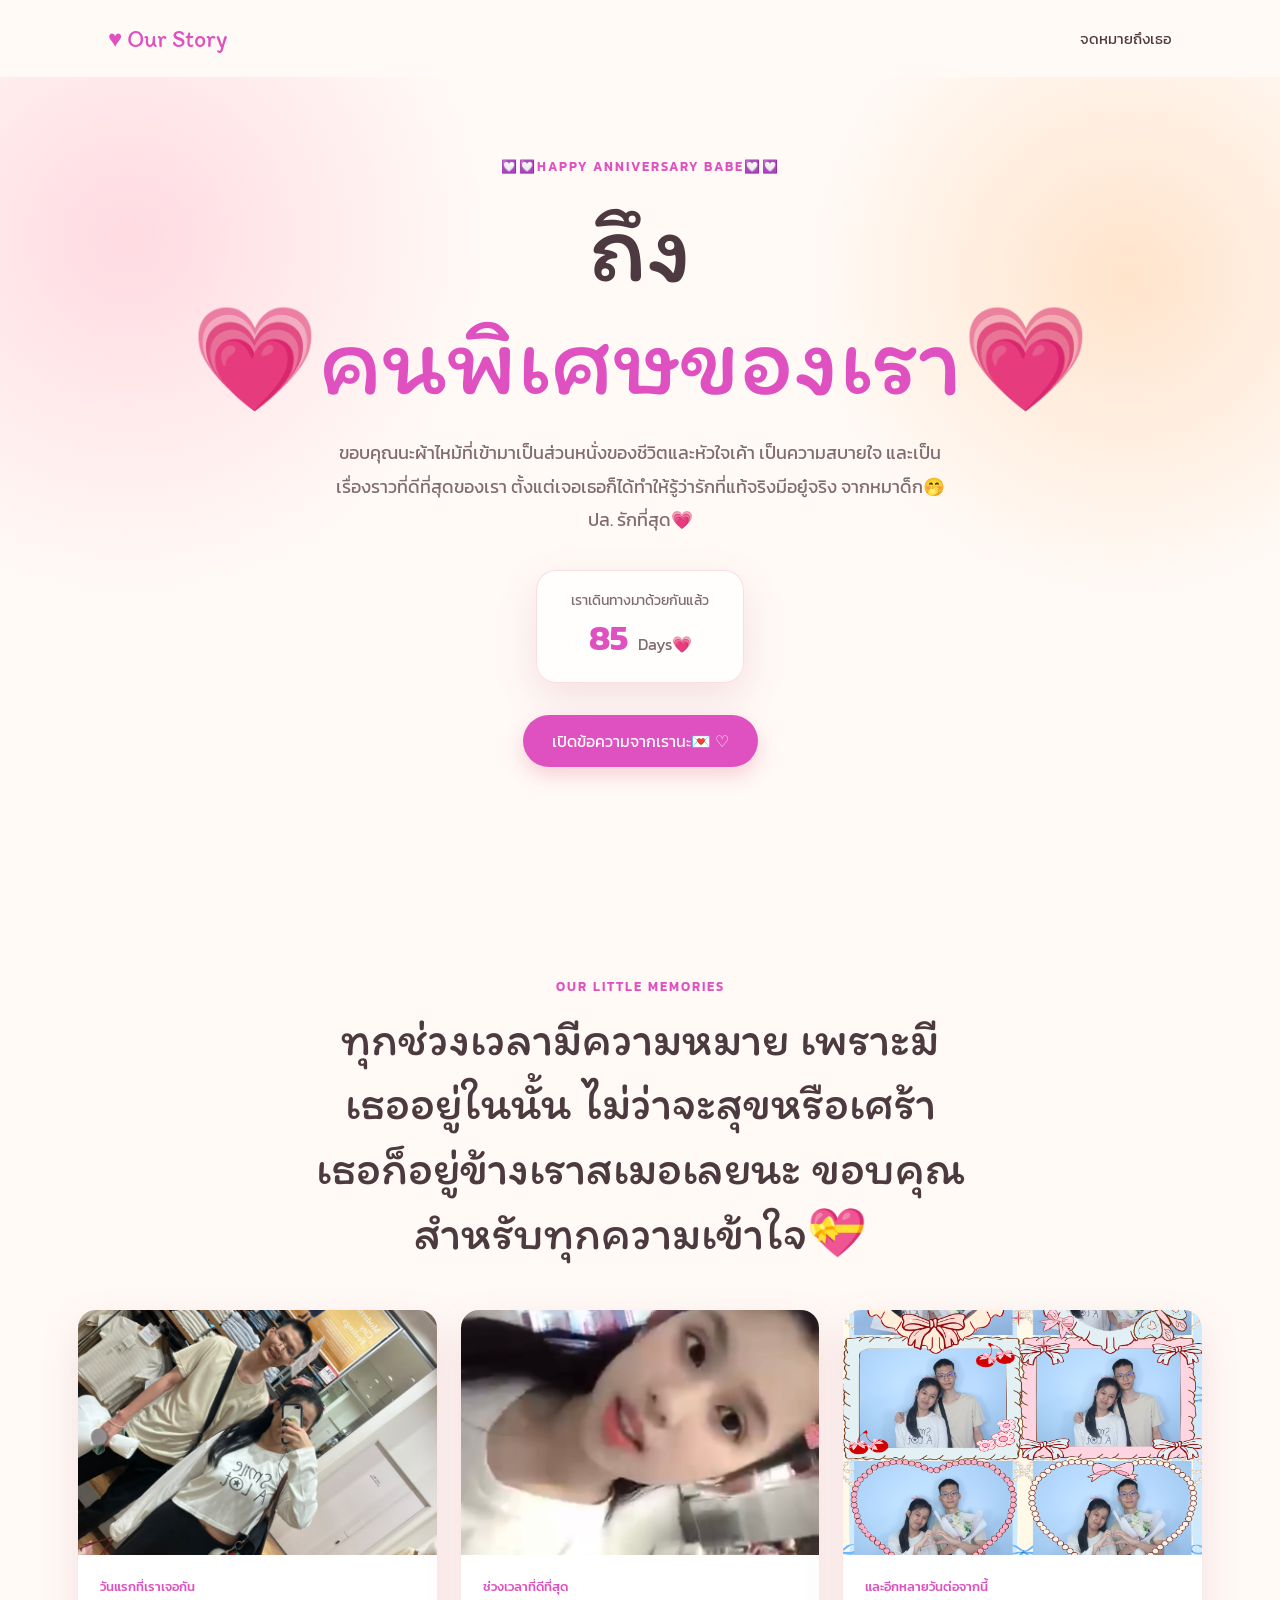
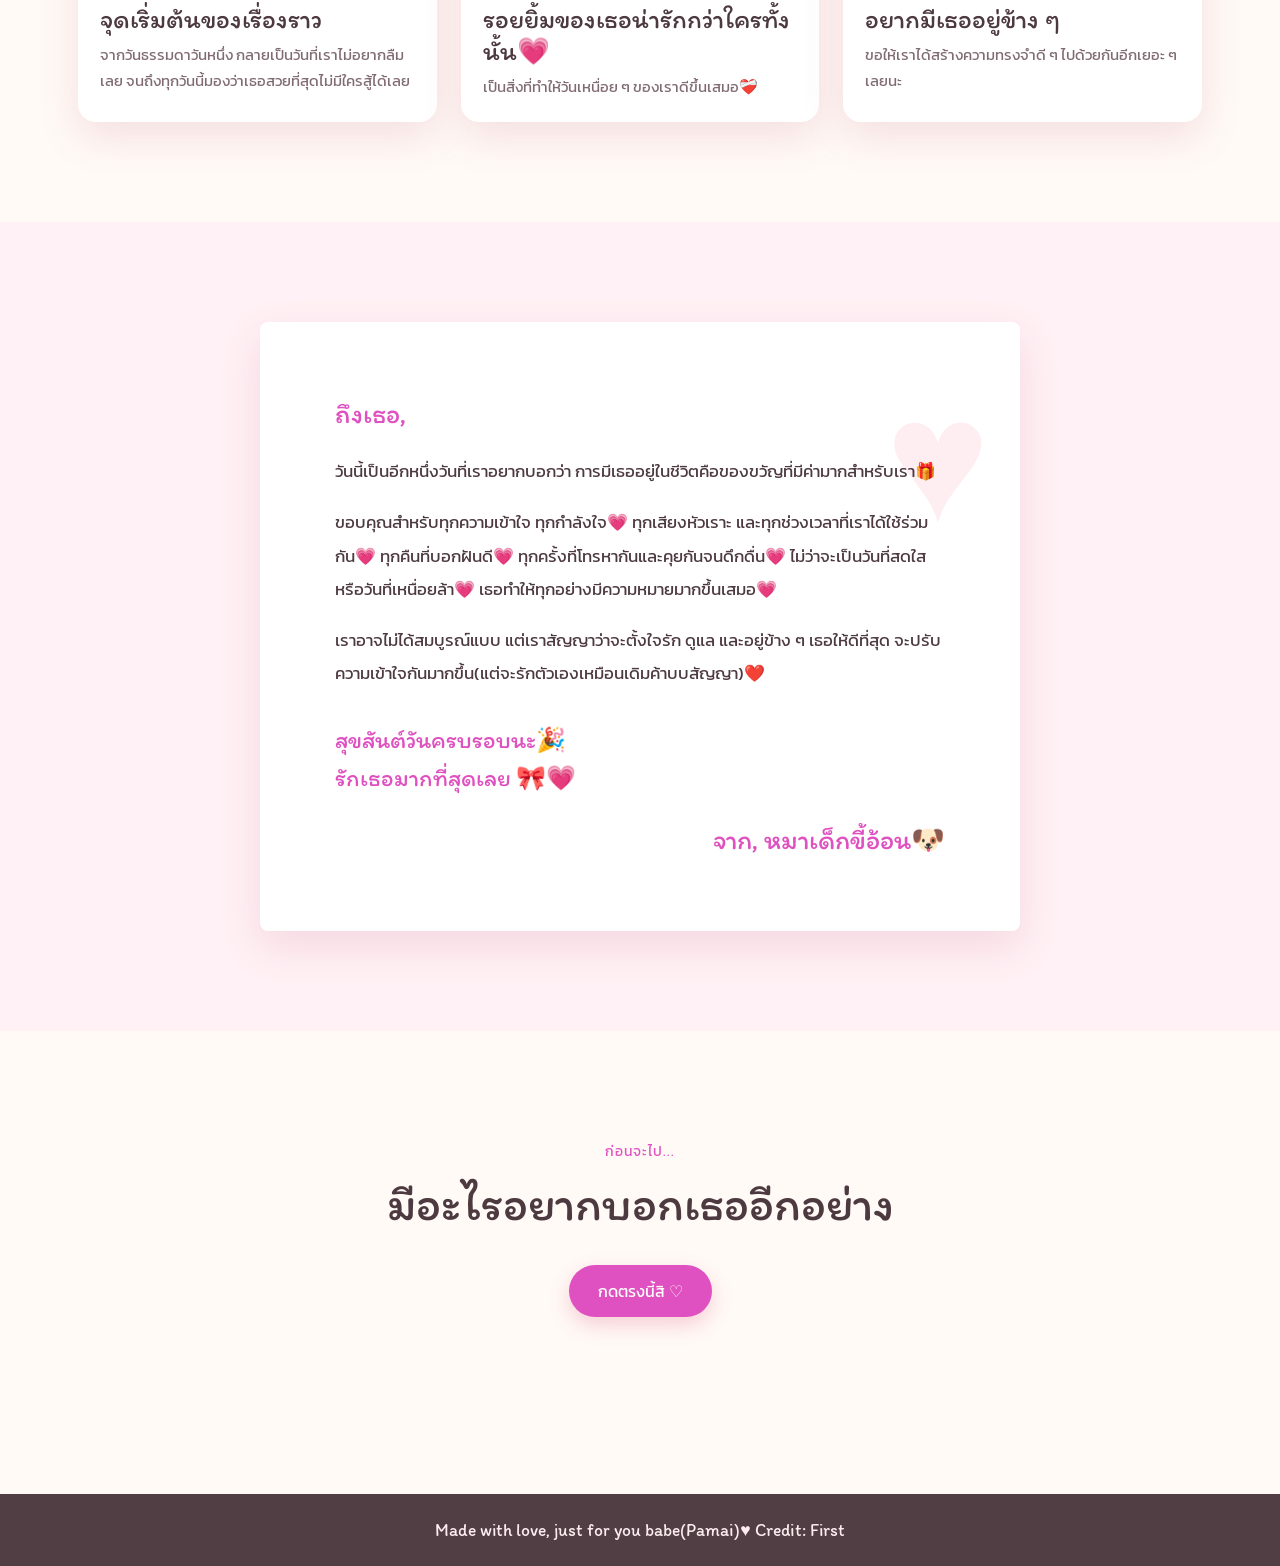
<file: index.html>
<!DOCTYPE html>
<html lang="th">
<head>
  <meta charset="UTF-8">
  <meta name="viewport" content="width=device-width, initial-scale=1.0">
  <title>For My Favorite Person</title>
  <link rel="preconnect" href="https://fonts.googleapis.com">
  <link rel="preconnect" href="https://fonts.gstatic.com" crossorigin>
  <link href="https://fonts.googleapis.com/css2?family=Itim&family=Kanit:wght@300;400;500;600;700&display=swap" rel="stylesheet">
  <link rel="stylesheet" href="style.css">
</head>

<body>
  <div class="hearts-container" id="heartsContainer"></div>

  <nav class="navbar">
    <a href="#home" class="logo">♥ Our Story</a>
    <a href="#letter" class="nav-link">จดหมายถึงเธอ</a>
  </nav>

  <main>
    <section class="hero" id="home">
      <p class="eyebrow">💟💟HAPPY ANNIVERSARY BABE💟💟</p>

      <!-- TODO: เปลี่ยนชื่อแฟนตรงนี้ -->
      <h1>ถึง <span class="highlight">💗คนพิเศษของเรา💗</span></h1>

      <!-- TODO: แก้ข้อความสั้น ๆ ใต้ชื่อได้ตามต้องการ -->
      <p class="hero-text">
        ขอบคุณนะผ้าไหม้ที่เข้ามาเป็นส่วนหนั่งของชีวิตและหัวใจเค้า เป็นความสบายใจ
        และเป็นเรื่องราวที่ดีที่สุดของเรา ตั้งแต่เจอเธอก็ได้ทำให้รู้ว่ารักที่แท้จริงมีอยู๋จริง จากหมาด็ก🤭
        ปล. รักที่สุด💗
      </p>

      <div class="anniversary-card">
        <p>เราเดินทางมาด้วยกันแล้ว</p>

        <!-- TODO: JavaScript จะคำนวณจำนวนวันจากตัวแปร anniversaryDate ใน script.js -->
        <strong id="daysTogether">30</strong>
        <span>Days💗</span>
      </div>

      <a href="#letter" class="button">เปิดข้อความจากเรานะ💌 <span>♡</span></a>
    </section>

    <section class="memory-section">
      <div class="section-title">
        <p>OUR LITTLE MEMORIES</p>
        <h2>ทุกช่วงเวลามีความหมาย เพราะมีเธออยู่ในนั้น ไม่ว่าจะสุขหรือเศร้าเธอก็อยู่ข้างเราสเมอเลยนะ
           ขอบคุณสำหรับทุกความเข้าใจ💝</h2>
      </div>

      <div class="memory-grid">
        <article class="memory-card">
          <!-- TODO: เปลี่ยนลิงก์รูปเป็นรูปของคุณเอง เช่น images/photo1.jpg -->
          <img src="Unico.JPG" alt="ความทรงจำของเรา">
          <div class="memory-content">
            <!-- TODO: ใส่วันที่หรือชื่อโมเมนต์แรก -->
            <p class="memory-date">วันแรกที่เราเจอกัน</p>
            <!-- TODO: เขียนความทรงจำรูปที่ 1 -->
            <h3>จุดเริ่มต้นของเรื่องราว</h3>
            <p>จากวันธรรมดาวันหนึ่ง กลายเป็นวันที่เราไม่อยากลืมเลย จนถึงทุกวันนี้มองว่าเธอสวยที่สุดไม่มีใครสู้ได้เลย</p>
          </div>
        </article>

        <article class="memory-card">
          <!-- TODO: เปลี่ยนลิงก์รูปเป็นรูปของคุณเอง -->
          <img src="smile.jpg">
          <div class="memory-content">
            <!-- TODO: เขียนวันที่หรือชื่อโมเมนต์รูปที่ 2 -->
            <p class="memory-date">ช่วงเวลาที่ดีที่สุด</p>
            <!-- TODO: เขียนความทรงจำรูปที่ 2 -->
            <h3>รอยยิ้มของเธอน่ารักกว่าใครทั้งนั้น💗</h3>
            <p>เป็นสิ่งที่ทำให้วันเหนื่อย ๆ ของเราดีขึ้นเสมอ❤️‍🩹</p>
          </div>
        </article>

        <article class="memory-card">
          <!-- TODO: เปลี่ยนลิงก์รูปเป็นรูปของคุณเอง -->
          <img src="./ourFirstPhotoBooth.jpg" alt="ความทรงจำของเรา">
          <div class="memory-content">
            <!-- TODO: เขียนวันที่หรือชื่อโมเมนต์รูปที่ 3 -->
            <p class="memory-date">และอีกหลายวันต่อจากนี้</p>
            <!-- TODO: เขียนความทรงจำรูปที่ 3 -->
            <h3>อยากมีเธออยู่ข้าง ๆ</h3>
            <p>ขอให้เราได้สร้างความทรงจำดี ๆ ไปด้วยกันอีกเยอะ ๆ เลยนะ</p>
          </div>
        </article>
      </div>
    </section>

    <section class="letter-section" id="letter">
      <div class="letter">
        <p class="letter-top">ถึงเธอ,</p>

        <!-- TODO: แก้เนื้อหาจดหมายนี้เป็นข้อความของคุณเอง -->
        <div class="letter-content">
          <p>
            วันนี้เป็นอีกหนึ่งวันที่เราอยากบอกว่า
            การมีเธออยู่ในชีวิตคือของขวัญที่มีค่ามากสำหรับเรา🎁
          </p>

          <p>
            ขอบคุณสำหรับทุกความเข้าใจ ทุกกำลังใจ💗
            ทุกเสียงหัวเราะ และทุกช่วงเวลาที่เราได้ใช้ร่วมกัน💗
            ทุกคืนที่บอกฝันดี💗
            ทุกครั้งที่โทรหากันและคุยกันจนดึกดื่น💗
            ไม่ว่าจะเป็นวันที่สดใสหรือวันที่เหนื่อยล้า💗
            เธอทำให้ทุกอย่างมีความหมายมากขึ้นเสมอ💗
          </p>

          <p>
            เราอาจไม่ได้สมบูรณ์แบบ แต่เราสัญญาว่าจะตั้งใจรัก
            ดูแล และอยู่ข้าง ๆ เธอให้ดีที่สุด จะปรับความเข้าใจกันมากขึ้น(แต่จะรักตัวเองเหมือนเดิมค้าบบสัญญา)❤️
          </p>

          <p class="final-message">
            สุขสันต์วันครบรอบนะ🎉<br>
            รักเธอมากที่สุดเลย 🎀💗
          </p>
        </div>

        <!-- TODO: เปลี่ยนเป็นชื่อของคุณ -->
        <p class="signature">จาก, หมาเด็กขี้อ้อน🐶</p>
      </div>
    </section>

    <section class="surprise-section">
      <p>ก่อนจะไป...</p>
      <h2>มีอะไรอยากบอกเธออีกอย่าง</h2>
      <button class="surprise-button" id="surpriseButton">
        กดตรงนี้สิ ♡
      </button>
      <p class="surprise-message" id="surpriseMessage"></p>
    </section>
  </main>

  <footer>
    <!-- TODO: เปลี่ยนปีหรือข้อความท้ายเว็บได้ -->
    <p>Made with love, just for you babe(Pamai)♥
      Credit: First
    </p>
  </footer>

  <script src="script.js"></script>
</body>
</html>
</file>
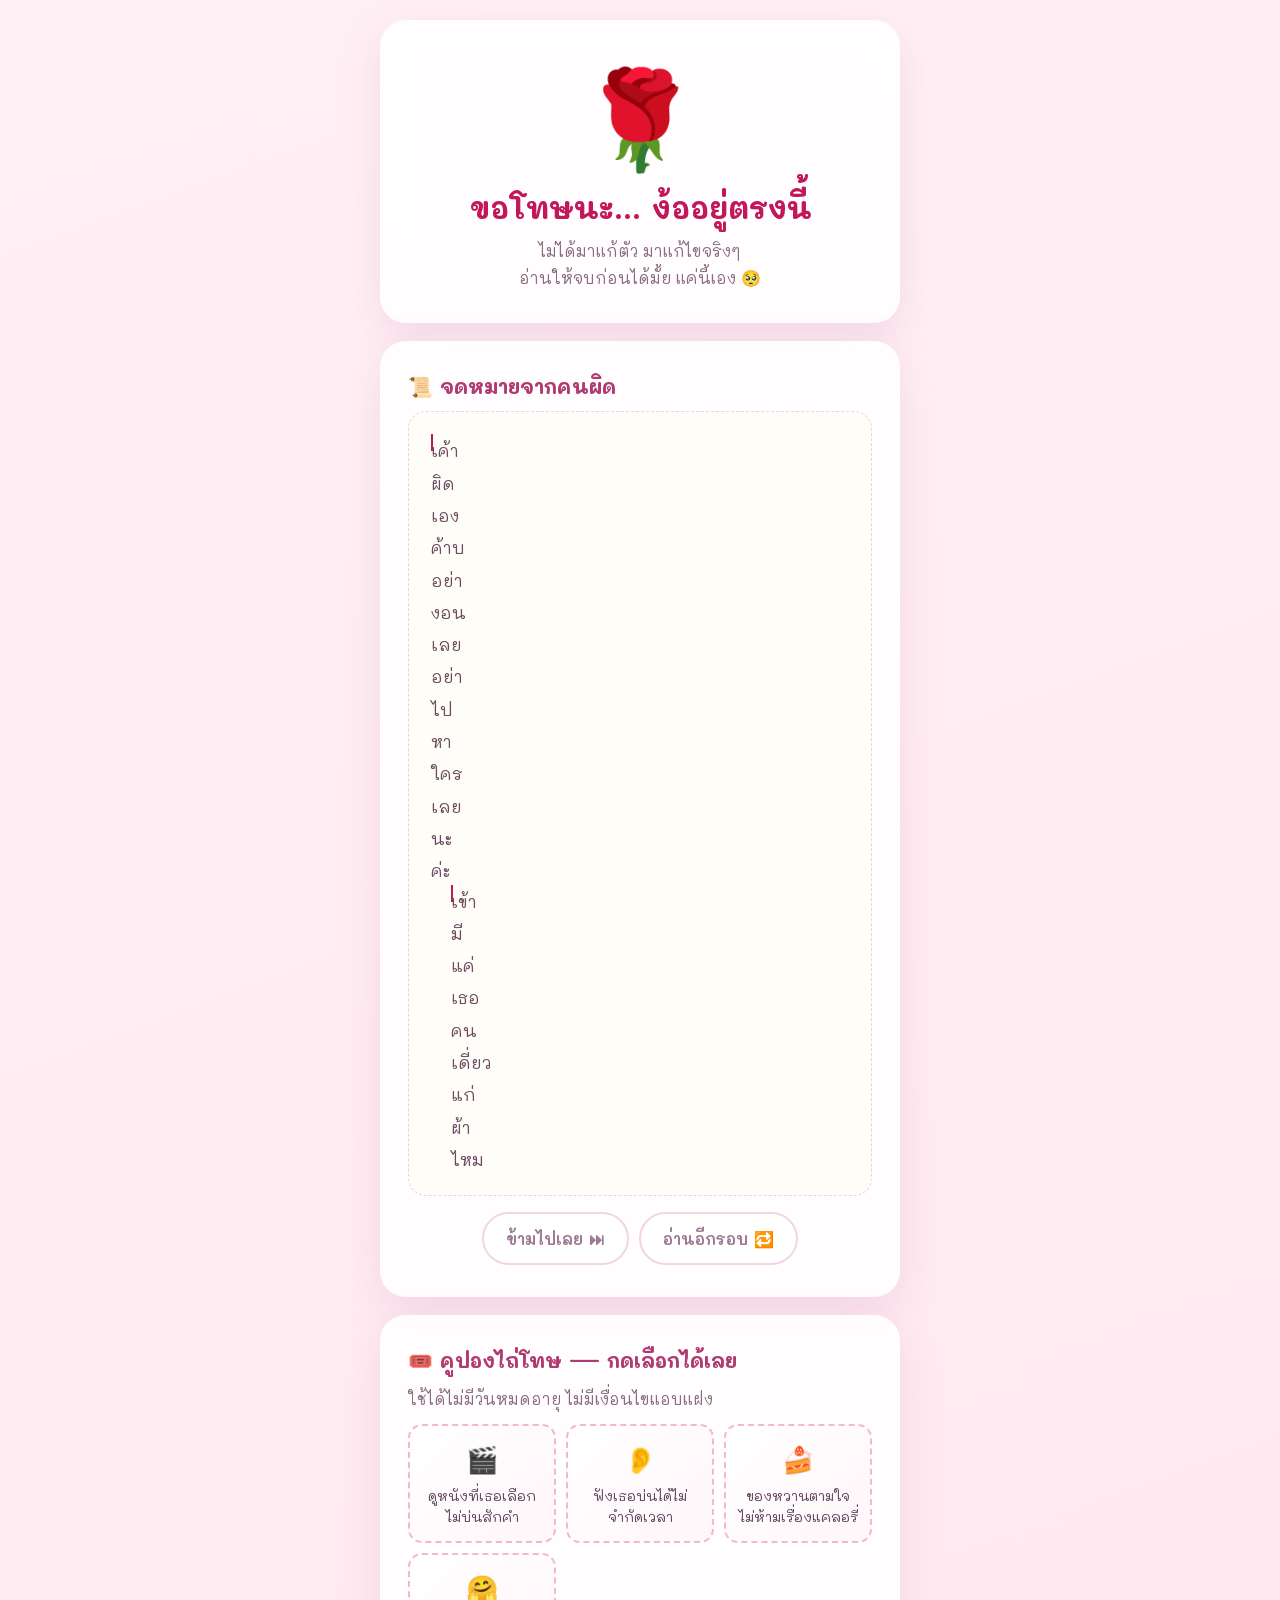
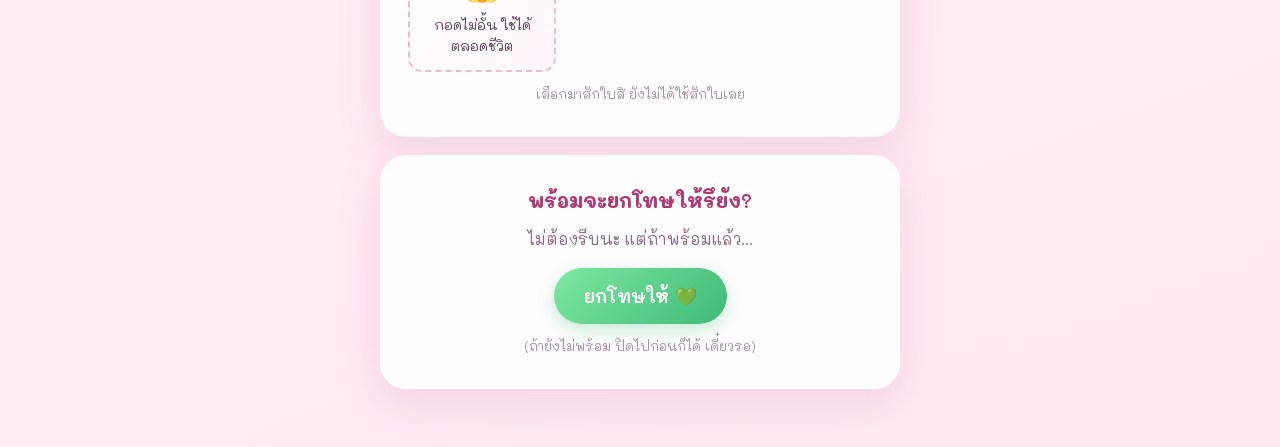
<file: websiteง้อแฟน/index.html>
<!DOCTYPE html>
<html lang="th">
<head>
<meta charset="UTF-8">
<meta name="viewport" content="width=device-width, initial-scale=1.0, viewport-fit=cover">
<meta name="theme-color" content="#fff0f5">
<title>ขอโทษนะ... ง้ออยู่ 🌹</title>
<link rel="preconnect" href="https://fonts.googleapis.com">
<link rel="preconnect" href="https://fonts.gstatic.com" crossorigin>
<link href="https://fonts.googleapis.com/css2?family=Mali:wght@400;600;700&display=swap" rel="stylesheet">
<style>
  *{margin:0;padding:0;box-sizing:border-box;-webkit-tap-highlight-color:transparent}
  html{scroll-behavior:smooth}
  body{
    font-family:'Mali','Noto Sans Thai',sans-serif;
    background:linear-gradient(160deg,#fff0f5,#ffe8f0,#f3e9ff,#e9f4ff);
    background-size:300% 300%;
    animation:bg 18s ease infinite;
    color:#5c4159;
    padding:calc(20px + env(safe-area-inset-top)) 16px calc(40px + env(safe-area-inset-bottom));
    overflow-x:hidden;
  }
  @keyframes bg{0%,100%{background-position:0% 50%}50%{background-position:100% 50%}}

  .wrap{max-width:520px;margin:0 auto}
  .card{
    background:rgba(255,255,255,.88);
    -webkit-backdrop-filter:blur(12px);backdrop-filter:blur(12px);
    border-radius:clamp(20px,5vw,26px);
    padding:clamp(22px,6vw,32px) clamp(18px,5vw,28px);
    box-shadow:0 14px 40px rgba(200,140,180,.22);
    margin-bottom:18px;
    position:relative;z-index:2;
  }
  .hero{text-align:center}
  .rose{font-size:clamp(64px,20vw,96px);display:inline-block;animation:sway 3s ease-in-out infinite}
  @keyframes sway{0%,100%{transform:rotate(-7deg)}50%{transform:rotate(7deg)}}
  h1{font-size:clamp(22px,6vw,30px);color:#c2185b;margin:10px 0 8px;line-height:1.4}
  h2{font-size:clamp(17px,4.6vw,20px);color:#b03a72;margin-bottom:12px}
  .sub{font-size:clamp(14px,3.9vw,16px);color:#8a6b83;line-height:1.7}

  /* จดหมายพิมพ์ทีละตัว */
  .letter{
    background:#fffdf7;border:1px dashed #f0cfe0;border-radius:18px;
    padding:clamp(16px,4.5vw,22px);
    font-size:clamp(15px,4vw,17px);line-height:1.9;
    min-height:190px;white-space:pre-wrap;color:#6b4a63;
  }
  .cursor{display:inline-block;width:2px;height:1em;background:#c2185b;vertical-align:-2px;animation:blink .8s steps(2) infinite}
  @keyframes blink{50%{opacity:0}}

  /* คูปอง */
  .coupons{display:grid;grid-template-columns:repeat(auto-fit,minmax(140px,1fr));gap:10px}
  .coupon{
    background:linear-gradient(135deg,#fff,#fff6fa);
    border:2px dashed #f2b8d0;border-radius:14px;
    padding:14px 12px;text-align:center;cursor:pointer;
    font-size:clamp(13px,3.6vw,14px);line-height:1.5;
    transition:transform .18s,background .25s,border-color .25s;
    touch-action:manipulation;
  }
  .coupon:active{transform:scale(.95)}
  @media(hover:hover){.coupon:hover{transform:translateY(-3px);border-color:#ff6b9d}}
  .coupon.used{background:#f0f7f2;border-color:#9ad9b5;color:#4f8a6b;text-decoration:line-through;opacity:.85}
  .coupon .ic{font-size:26px;display:block;margin-bottom:6px}

  /* เหตุผล */
  .reason{
    background:#fff6fa;border-radius:14px;padding:16px;
    font-size:clamp(15px,4vw,17px);line-height:1.7;min-height:80px;
    display:flex;align-items:center;justify-content:center;text-align:center;color:#8a4a72;
  }

  /* ปุ่ม */
  .btns{display:flex;gap:10px;flex-wrap:wrap;justify-content:center;margin-top:16px}
  button{
    font-family:inherit;font-weight:600;font-size:clamp(15px,4vw,16px);
    padding:14px 22px;min-height:48px;border:none;border-radius:99px;
    cursor:pointer;touch-action:manipulation;
    transition:transform .15s,box-shadow .2s;
  }
  button:active{transform:scale(.94)}
  .primary{background:linear-gradient(135deg,#ff6b9d,#c2185b);color:#fff;box-shadow:0 6px 18px rgba(194,24,91,.32)}
  .ghost{background:#fff;color:#9c7a94;border:2px solid #f0d5e5}
  .forgive{background:linear-gradient(135deg,#7ee8a2,#3fb977);color:#fff;box-shadow:0 6px 18px rgba(63,185,119,.3);font-size:clamp(16px,4.4vw,18px);padding:16px 30px}

  .hint{font-size:clamp(12px,3.4vw,13px);color:#a98fa4;text-align:center;margin-top:12px;line-height:1.6;min-height:20px}

  /* ผลลัพธ์ */
  #result{display:none;text-align:center}
  #result.show{display:block;animation:pop .5s cubic-bezier(.3,1.5,.5,1)}
  @keyframes pop{0%{transform:scale(.8);opacity:0}100%{transform:scale(1);opacity:1}}

  .petal{position:fixed;top:-40px;pointer-events:none;z-index:1;will-change:transform;animation:fall linear forwards}
  @keyframes fall{to{transform:translateY(112vh) rotate(420deg);opacity:.1}}
  .burst{position:fixed;pointer-events:none;z-index:3;font-size:clamp(20px,6vw,26px);animation:up 2.4s ease-out forwards}
  @keyframes up{0%{transform:translateY(0) scale(.4);opacity:1}100%{transform:translateY(-100vh) scale(1.3) rotate(35deg);opacity:0}}

  @media (prefers-reduced-motion:reduce){
    *{animation-duration:.01ms!important;animation-iteration-count:1!important;transition-duration:.01ms!important}
  }
</style>
</head>
<body>
<div class="wrap">

  <div class="card hero">
    <div class="rose">🌹</div>
    <h1 id="headline">ขอโทษนะ... ง้ออยู่ตรงนี้</h1>
    <p class="sub">ไม่ได้มาแก้ตัว มาแก้ไขจริงๆ<br>อ่านให้จบก่อนได้มั้ย แค่นี้เอง 🥺</p>
  </div>

  <div class="card">
    <h2>📜 จดหมายจากคนผิด</h2>
    <div class="letter" id="letter"><span class="cursor">เค้าผิดเองค้าบ อย่างอนเลย อย่าไปหาใครเลยนะค่ะ</span>
    <span class="cursor">เข้ามีแค่เธอคนเดี่ยวแก่ผ้าไหม</span></div>
    <div class="btns">
      <button class="ghost" id="skip" type="button">ข้ามไปเลย ⏭</button>
      <button class="ghost" id="replay" type="button">อ่านอีกรอบ 🔁</button>
    </div>
  </div>

  <div class="card">
    <h2>🎟️ คูปองไถ่โทษ — กดเลือกได้เลย</h2>
    <p class="sub" style="margin-bottom:12px">ใช้ได้ไม่มีวันหมดอายุ ไม่มีเงื่อนไขแอบแฝง</p>
    <div class="coupons" id="coupons"></div>
    <div class="hint" id="couponHint">เลือกมาสักใบสิ ยังไม่ได้ใช้สักใบเลย</div>
  </div>

  <!-- <div class="card">
    <h2>💬 ทำไมถึงง้อไม่เลิก</h2>
    <div class="reason" id="reason">กดปุ่มข้างล่างสิ มีเหตุผลเยอะมาก</div>
    <div class="btns"><button class="primary" id="reasonBtn" type="button">บอกมาอีกข้อ 💕</button></div>
  </div> -->

  <div class="card" style="text-align:center" id="finalCard">
    <h2>พร้อมจะยกโทษให้รึยัง?</h2>
    <p class="sub">ไม่ต้องรีบนะ แต่ถ้าพร้อมแล้ว...</p>
    <div class="btns"><button class="forgive" id="forgive" type="button">ยกโทษให้ 💚</button></div>
    <div class="hint" id="finalHint">(ถ้ายังไม่พร้อม ปิดไปก่อนก็ได้ เดี๋ยวรอ)</div>
  </div>

  <div class="card" id="result">
    <div class="rose">🥰</div>
    <h1>ขอบคุณที่ยังใจดีกับเราเสมอ</h1>
    <p class="sub">สัญญาว่าจะทำให้ดีกว่าเดิม<br>ไม่ใช่แค่พูด แต่จะทำให้เห็น 💖</p>
    <div class="btns"><button class="ghost" id="restart" type="button">เริ่มใหม่ 🔁</button></div>
  </div>

</div>

<script>
(function(){
  "use strict";
  var $=function(i){return document.getElementById(i)};
  var isCoarse = matchMedia("(pointer:coarse)").matches;

  /* ---------- จดหมาย ---------- */
  var text =
"ถึงคนที่กำลังงอลอยู่,\n\n"+
"เรารู้ว่าเราผิด และรู้ด้วยว่าคำว่าขอโทษคำเดียวมันไม่พอ\n\n"+
"ที่เงียบไป ไม่ใช่ไม่แคร์ แต่กลัวพูดแล้วยิ่งพัง\n"+
"สุดท้ายก็พังอยู่ดีเพราะไม่พูด... โง่จริงๆ\n\n"+
"ไม่ได้อยากชนะในเรื่องที่ทะเลาะกัน\n"+
"อยากชนะใจกลับมามากกว่า\n\n"+
"ให้เวลาเราแก้ตัวอีกสักครั้งได้มั้ย 🥺";

  var letter=$("letter"), i=0, timer=null;
  function type(){
    clearInterval(timer); i=0; letter.innerHTML='<span class="cursor"></span>';
    timer=setInterval(function(){
      i++;
      letter.innerHTML = text.slice(0,i).replace(/</g,"&lt;") + '<span class="cursor"></span>';
      if(i>=text.length) clearInterval(timer);
    }, 38);
  }
  function showAll(){ clearInterval(timer); i=text.length; letter.textContent=text; }
  $("skip").addEventListener("click",showAll);
  $("replay").addEventListener("click",type);

  /* ---------- คูปอง ---------- */
  var coupons=[
    {ic:"🎬",t:"ดูหนังที่เธอเลือก ไม่บ่นสักคำ"},
    {ic:"👂",t:"ฟังเธอบ่นได้ไม่จำกัดเวลา"},
    {ic:"🍰",t:"ของหวานตามใจ ไม่ห้ามเรื่องแคลอรี่"},
    {ic:"🤗",t:"กอดไม่อั้น ใช้ได้ตลอดชีวิต"}
  ];
  var box=$("coupons"), used=0, cHint=$("couponHint");
  coupons.forEach(function(c){
    var d=document.createElement("div");
    d.className="coupon";
    d.innerHTML='<span class="ic">'+c.ic+'</span>'+c.t;
    d.addEventListener("click",function(){
      if(d.classList.contains("used")) return;
      d.classList.add("used"); used++;
      burstAt(d, 6);
      if(navigator.vibrate) navigator.vibrate(30);
      if(used===coupons.length) cHint.textContent="ใช้หมดทุกใบเลย!! เดี๋ยวพิมพ์ใหม่ให้อีกเป็นปึกก็ได้ 😭";
      else cHint.textContent="ใช้ไปแล้ว "+used+"/"+coupons.length+" ใบ — เหลืออีกเยอะ เอาไปเลย";
    });
    box.appendChild(d);
  });

  /* ---------- เหตุผล ---------- */
  var reasons=[
    // "เพราะวันที่ไม่มีเธอคุยด้วย โลกหายไปทั้งใบ",
    "เพราะเรื่องตลกที่คิดได้ อยากเล่าให้เธอฟังคนแรก",
    "เพราะเสียงหัวเราะเธอ มันแพงกว่าศักดิ์ศรีของเราเยอะ",
    "เพราะทะเลาะกับเธอ แพ้ก็ยังดีกว่าไม่มีเธอ",
    "เพราะอาหารอร่อยแค่ไหน ถ้ากินคนเดียวก็จืด",
    "เพราะเธอจำได้แม้แต่เรื่องที่เราลืม",
    "เพราะเรายังไม่ได้พาเธอไปที่ที่เราอยากพาไปเลย",
    "เพราะคนที่ทำให้เราอยากเป็นคนที่ดีขึ้น มีแค่เธอ"
  ];
  var pool=[], rBox=$("reason");
  $("reasonBtn").addEventListener("click",function(ev){
    if(!pool.length) pool=reasons.slice();
    var k=Math.floor(Math.random()*pool.length);
    rBox.style.opacity=0;
    var msg=pool.splice(k,1)[0];
    setTimeout(function(){ rBox.textContent=msg; rBox.style.transition="opacity .3s"; rBox.style.opacity=1; },160);
    burstAt(ev.currentTarget,4);
  });

  /* ---------- เอฟเฟกต์ ---------- */
  function burstAt(el,n){
    var r=el.getBoundingClientRect(), e=["💖","💕","🌸","✨","💗"];
    for(var j=0;j<n;j++){
      (function(j){setTimeout(function(){
        var s=document.createElement("div");
        s.className="burst";
        s.textContent=e[Math.floor(Math.random()*e.length)];
        s.style.left=(r.left+Math.random()*r.width)+"px";
        s.style.top=(r.top+r.height/2)+"px";
        document.body.appendChild(s);
        setTimeout(function(){s.remove()},2500);
      },j*70)})(j);
    }
  }
  function petals(){
    var e=["🌸","💮","🌷","💗"];
    var p=document.createElement("div");
    p.className="petal";
    p.textContent=e[Math.floor(Math.random()*e.length)];
    p.style.left=Math.random()*100+"vw";
    p.style.fontSize=(14+Math.random()*16)+"px";
    p.style.animationDuration=(7+Math.random()*6)+"s";
    p.style.opacity=.5+Math.random()*.4;
    document.body.appendChild(p);
    setTimeout(function(){p.remove()},14000);
  }
  setInterval(petals, isCoarse?1400:800);

  /* ---------- ยกโทษ ---------- */
  $("forgive").addEventListener("click",function(){
    $("finalCard").style.display="none";
    $("result").classList.add("show");
    $("result").scrollIntoView({behavior:"smooth",block:"center"});
    var n=isCoarse?20:40, e=["💖","💕","💗","🌹","✨","🎉"];
    for(var j=0;j<n;j++){
      (function(j){setTimeout(function(){
        var s=document.createElement("div");
        s.className="burst";
        s.textContent=e[Math.floor(Math.random()*e.length)];
        s.style.left=Math.random()*window.innerWidth+"px";
        s.style.top=(window.innerHeight-30)+"px";
        document.body.appendChild(s);
        setTimeout(function(){s.remove()},2500);
      },j*80)})(j);
    }
    if(navigator.vibrate) navigator.vibrate([50,60,50,60,120]);
  });

  $("restart").addEventListener("click",function(){
    $("result").classList.remove("show");
    $("finalCard").style.display="block";
    window.scrollTo({top:0,behavior:"smooth"});
    type();
  });

  type();
})();
</script>
</file>
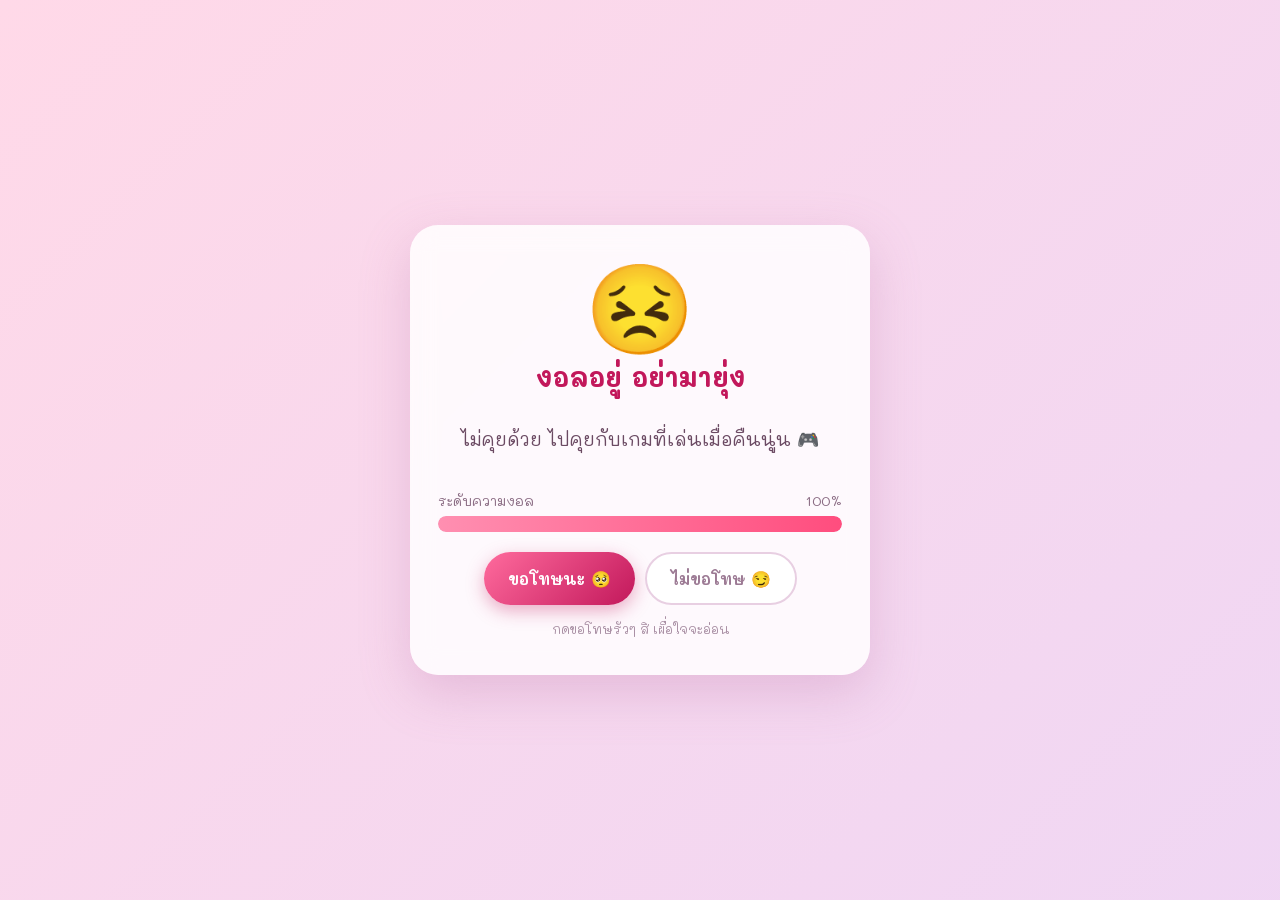
<file: _2.html>
<!DOCTYPE html>
<html lang="th">
<head>
<meta charset="UTF-8">
<meta name="viewport" content="width=device-width, initial-scale=1.0, viewport-fit=cover, maximum-scale=5">
<meta name="theme-color" content="#ffd9e8">
<title>งอลอ่าาา 😖🥺🥺</title>
<link rel="preconnect" href="https://fonts.googleapis.com">
<link rel="preconnect" href="https://fonts.gstatic.com" crossorigin>
<link href="https://fonts.googleapis.com/css2?family=Mali:wght@400;600;700&display=swap" rel="stylesheet">
<style>
  *{margin:0;padding:0;box-sizing:border-box;-webkit-tap-highlight-color:transparent}
  html,body{height:100%}
  body{
    font-family:'Mali','Noto Sans Thai',sans-serif;
    min-height:100vh;
    min-height:100dvh;
    background:linear-gradient(135deg,#ffd9e8,#e0d4ff,#d4f1ff);
    background-size:400% 400%;
    animation:bg 14s ease infinite;
    display:flex;align-items:center;justify-content:center;
    padding:calc(16px + env(safe-area-inset-top)) 16px calc(16px + env(safe-area-inset-bottom));
    overflow:hidden;
    -webkit-user-select:none;user-select:none;
  }
  @keyframes bg{0%,100%{background-position:0% 50%}50%{background-position:100% 50%}}

  .card{
    background:rgba(255,255,255,.85);
    -webkit-backdrop-filter:blur(12px);
    backdrop-filter:blur(12px);
    border-radius:clamp(20px,5vw,28px);
    padding:clamp(24px,6vw,36px) clamp(18px,5vw,28px);
    width:100%;max-width:460px;
    box-shadow:0 18px 50px rgba(190,120,170,.3);
    text-align:center;position:relative;z-index:2;
  }
  .face{
    font-size:clamp(60px,18vw,88px);line-height:1;display:inline-block;
    animation:pout 2s ease-in-out infinite;
  }
  @keyframes pout{0%,100%{transform:rotate(-6deg)}50%{transform:rotate(6deg) scale(1.06)}}
  h1{font-size:clamp(20px,5.5vw,26px);color:#c2185b;margin:10px 0 4px;line-height:1.4}
  .msg{
    font-size:clamp(15px,4vw,18px);color:#6b4a63;
    min-height:clamp(64px,18vw,80px);
    display:flex;align-items:center;justify-content:center;
    padding:8px 4px;line-height:1.5;
  }

  .meter{margin:12px 0 20px}
  .meter-label{display:flex;justify-content:space-between;font-size:clamp(12px,3.4vw,14px);color:#8a6b83;margin-bottom:6px}
  .bar{height:16px;background:#f2e2ee;border-radius:99px;overflow:hidden}
  .fill{height:100%;width:100%;border-radius:99px;background:linear-gradient(90deg,#ff8fb1,#ff4d7e);transition:width .5s cubic-bezier(.3,1.4,.5,1),background .5s}

  .btns{display:flex;gap:10px;justify-content:center;flex-wrap:wrap}
  button{
    font-family:inherit;font-size:clamp(15px,4vw,16px);font-weight:600;
    padding:14px clamp(18px,5vw,24px);
    min-height:48px;
    border:none;border-radius:99px;cursor:pointer;
    touch-action:manipulation;
    transition:transform .15s,box-shadow .2s,background .3s;
  }
  button:active{transform:scale(.94)}
  .sorry{background:linear-gradient(135deg,#ff6b9d,#c2185b);color:#fff;box-shadow:0 6px 18px rgba(194,24,91,.35)}
  @media(hover:hover){.sorry:hover{transform:translateY(-2px)}}
  .no{background:#fff;color:#9c7a94;border:2px solid #e8cfe2;z-index:5}
  .again{background:#fff;color:#7a9c8c;border:2px solid #cfe8dd;display:none;margin-top:14px}

  .hint{font-size:clamp(12px,3.4vw,13px);color:#a98fa4;margin-top:14px;min-height:20px;line-height:1.5}

  .heart{position:fixed;font-size:clamp(20px,6vw,26px);pointer-events:none;z-index:1;will-change:transform,opacity;animation:fly 2.6s ease-out forwards}
  @keyframes fly{
    0%{transform:translateY(0) scale(.4);opacity:1}
    100%{transform:translateY(-110vh) scale(1.3) rotate(40deg);opacity:0}
  }
  .shake{animation:shake .4s}
  @keyframes shake{0%,100%{transform:translateX(0)}20%,60%{transform:translateX(-9px)}40%,80%{transform:translateX(9px)}}

  @media (prefers-reduced-motion:reduce){
    *{animation-duration:.01ms!important;animation-iteration-count:1!important;transition-duration:.01ms!important}
  }
</style>
</head>
<body>
<div class="card" id="card">
  <div class="face" id="face">🥺🥺😭</div>
  <h1 id="title">งอลอยู่ อย่ามายุ่ง</h1>
  <div class="msg" id="msg">ไม่คุยด้วย ไปคุยกับเกมที่เล่นเมื่อคืนนู่น 🎮</div>

  <div class="meter">
    <div class="meter-label"><span>ระดับความงอล</span><span id="pct">100%</span></div>
    <div class="bar"><div class="fill" id="fill"></div></div>
  </div>

  <div class="btns">
    <button class="sorry" id="sorry" type="button">ขอโทษนะ 🥺</button>
    <button class="no" id="no" type="button">ไม่ขอโทษ 😏</button>
  </div>
  <button class="again" id="again" type="button">งอลใหม่อีกรอบ 🔁</button>
  <div class="hint" id="hint">กดขอโทษรัวๆ สิ เผื่อใจจะอ่อน</div>
</div>

<script>
(function(){
  "use strict";

  var messages = [
    {f:"😣", t:"งอลอยู่ อย่ามายุ่ง",  m:"ไม่คุยด้วย ไปคุยกับเกมที่เล่นเมื่อคืนนู่น 🎮"},
    {f:"🙄", t:"ขอโทษแค่นี้เหรอ",     m:"พิมพ์มาแค่นี้ ใจไม่ถึงครึ่งดวงเลยนะ"},
    {f:"😒", t:"อืม... ฟังอยู่",       m:"อ่านข้อความเมื่อคืน 4 ชม. ค่อยตอบ จำได้มั้ย"},
    {f:"😕", t:"ก็ยังงอลอยู่นะ",       m:"แต่...เสียงขอโทษก็เพราะดีอยู่ พูดอีกทีซิ"},
    {f:"😔", t:"ใจเริ่มอ่อนแล้ว",      m:"อย่านึกว่าจะง่ายนะ แต่ก็...เกือบแล้วแหละ"},
    {f:"🥹", t:"ก็ได้ๆ",              m:"หยุดทำหน้าแบบนั้นสิ เดี๋ยวใจอ่อนหมดพอดี"},
    {f:"🥰", t:"ให้อภัยแล้ว!",         m:"ครั้งนี้ครั้งเดียวนะ! ...แต่ครั้งหน้าก็คงให้อภัยอีกอยู่ดี 💕"}
  ];
  var excusesMouse = ["ไม่ได้ ปุ่มนี้เสีย 🔧","ลองอีกทีสิ (ไม่ได้อยู่ดี)","กดได้แต่ใจฉันไม่ได้","อุ๊ย ปุ่มหนีเอง ไม่ใช่ฉัน","ยอมแพ้เถอะ ปุ่มนี้ไม่มีวันชนะ"];
  var excusesTouch = ["นิ้วไวนะ แต่ปุ่มไวกว่า 💨","จิ้มไม่โดนหรอก เลิกพยายามเถอะ","ปุ่มนี้ออกกำลังกายมาทั้งปี","จิ้มอีกก็หนีอีก 😌","กดขอโทษง่ายกว่าเยอะนะ"];

  var $ = function(id){ return document.getElementById(id); };
  var face=$("face"), title=$("title"), msg=$("msg"), fill=$("fill"),
      pct=$("pct"), hint=$("hint"), card=$("card"),
      sorryBtn=$("sorry"), noBtn=$("no"), againBtn=$("again");

  var step = 0, escapes = 0, done = false;
  var isCoarse = window.matchMedia("(pointer:coarse)").matches;
  var heartBurst = isCoarse ? 14 : 30;

  function render(){
    var s = messages[step];
    face.textContent = s.f;
    title.textContent = s.t;
    msg.textContent = s.m;
    var level = Math.round(100 - (step/(messages.length-1))*100);
    fill.style.width = level + "%";
    pct.textContent = level + "%";
  }

  function popHeart(x,y){
    var h = document.createElement("div");
    h.className = "heart";
    var e = ["💖","💕","💗","🌸","✨"];
    h.textContent = e[Math.floor(Math.random()*e.length)];
    h.style.left = (x-15) + "px";
    h.style.top  = (y-15) + "px";
    document.body.appendChild(h);
    setTimeout(function(){ h.remove(); }, 2700);
  }

  function pointFrom(ev, el){
    if(ev && typeof ev.clientX === "number" && (ev.clientX || ev.clientY)){
      return {x:ev.clientX, y:ev.clientY};
    }
    var r = el.getBoundingClientRect();
    return {x:r.left + r.width/2, y:r.top + r.height/2};
  }

  function finish(){
    done = true;
    hint.textContent = "ขอบคุณที่ไม่ยอมแพ้นะ 💗รักนะค่ะแฟนเค้า (ถึง ->ผ้าไหม)";
    noBtn.style.display = "none";
    againBtn.style.display = "inline-block";
    fill.style.background = "linear-gradient(90deg,#7ee8a2,#42c97a)";
    var vw = window.innerWidth, vh = window.innerHeight;
    for(var i=0;i<heartBurst;i++){
      (function(i){
        setTimeout(function(){ popHeart(Math.random()*vw, vh-40); }, i*90);
      })(i);
    }
    if(navigator.vibrate){ navigator.vibrate([40,60,40]); }
  }

  sorryBtn.addEventListener("click", function(ev){
    if(step < messages.length-1) step++;
    render();
    var p = pointFrom(ev, sorryBtn);
    popHeart(p.x, p.y);
    if(step === messages.length-1 && !done) finish();
  });

  // ---- ปุ่มหนี: รองรับทั้งเมาส์และนิ้ว ----
  function escape(touch){
    escapes++;
    var r = noBtn.getBoundingClientRect();
    var w = r.width, h = r.height, pad = 8;
    var maxX = Math.max(pad, window.innerWidth  - w - pad);
    var maxY = Math.max(pad, window.innerHeight - h - pad);
    noBtn.style.position = "fixed";
    noBtn.style.left = (pad + Math.random()*(maxX-pad)) + "px";
    noBtn.style.top  = (pad + Math.random()*(maxY-pad)) + "px";
    var list = touch ? excusesTouch : excusesMouse;
    hint.textContent = list[escapes % list.length];
    card.classList.add("shake");
    setTimeout(function(){ card.classList.remove("shake"); }, 400);
    if(escapes === 6){ hint.textContent = "เหนื่อยยัง? กดขอโทษดีกว่านะ 😌"; }
  }

  noBtn.addEventListener("pointerenter", function(ev){
    if(ev.pointerType === "mouse") escape(false);
  });
  noBtn.addEventListener("pointerdown", function(ev){
    if(ev.pointerType !== "mouse"){ ev.preventDefault(); escape(true); }
  });
  // กันเบราว์เซอร์เก่าที่ไม่รองรับ Pointer Events
  if(!window.PointerEvent){
    noBtn.addEventListener("mouseover", function(){ escape(false); });
    noBtn.addEventListener("touchstart", function(ev){ ev.preventDefault(); escape(true); }, {passive:false});
  }
  noBtn.addEventListener("click", function(ev){
    ev.preventDefault();
    hint.textContent = "โกงนี่หว่า! 😡 กดขอโทษอย่างเดียว";
  });

  againBtn.addEventListener("click", function(){
    step = 0; escapes = 0; done = false;
    render();
    fill.style.background = "linear-gradient(90deg,#ff8fb1,#ff4d7e)";
    hint.textContent = "กดขอโทษรัวๆ สิ เผื่อใจจะอ่อน";
    againBtn.style.display = "none";
    noBtn.style.position = "static";
    noBtn.style.display = "inline-block";
  });

  // ปุ่มหนีไม่ให้ค้างนอกจอเวลาหมุนจอ / ย่อขยายหน้าต่าง
  window.addEventListener("resize", function(){
    if(noBtn.style.position !== "fixed") return;
    var r = noBtn.getBoundingClientRect(), pad = 8;
    var maxX = window.innerWidth  - r.width  - pad;
    var maxY = window.innerHeight - r.height - pad;
    noBtn.style.left = Math.min(Math.max(pad, r.left), Math.max(pad,maxX)) + "px";
    noBtn.style.top  = Math.min(Math.max(pad, r.top),  Math.max(pad,maxY)) + "px";
  });

  render();
})();
</script>
</body>
</html>
</file>
<file: style.css>
:root {
  --pink: #f47c9c;
  --dark-pink: #df51c0;
  --light-pink: #fff1f5;
  --cream: #fffaf6;
  --text: #4d3a40;
  --muted: #806b72;
  --white: #ffffff;
  --shadow: 0 15px 40px rgba(190, 88, 119, 0.16);
}

* {
  box-sizing: border-box;
  margin: 0;
  padding: 0;
}

html {
  scroll-behavior: smooth;
}

body {
  background: var(--cream);
  color: var(--text);
  font-family: "Kanit", sans-serif;
  overflow-x: hidden;
}

.navbar {
  align-items: center;
  display: flex;
  justify-content: space-between;
  margin: 0 auto;
  max-width: 1120px;
  padding: 24px 28px;
  position: relative;
  z-index: 5;
}

.logo {
  color: var(--dark-pink);
  font-family: "Itim", cursive;
  font-size: 1.5rem;
  text-decoration: none;
}

.nav-link {
  color: var(--text);
  font-size: 0.95rem;
  text-decoration: none;
}

.nav-link:hover {
  color: var(--dark-pink);
}

.hero {
  align-items: center;
  background:
    radial-gradient(circle at 10% 20%, rgba(255, 192, 210, 0.55), transparent 27%),
    radial-gradient(circle at 88% 25%, rgba(255, 213, 176, 0.6), transparent 25%);
  display: flex;
  flex-direction: column;
  justify-content: center;
  min-height: 680px;
  padding: 80px 24px 110px;
  position: relative;
  text-align: center;
}

.eyebrow,
.section-title > p {
  color: var(--dark-pink);
  font-size: 0.8rem;
  font-weight: 600;
  letter-spacing: 2px;
}

.hero h1 {
  font-family: "Itim", cursive;
  font-size: clamp(3rem, 8vw, 6.5rem);
  font-weight: 400;
  line-height: 1.1;
  margin: 14px 0 22px;
}

.highlight {
  color: var(--dark-pink);
  display: block;
}

.hero-text {
  color: var(--muted);
  font-size: 1.1rem;
  line-height: 1.9;
  max-width: 610px;
}

.anniversary-card {
  background: rgba(255, 255, 255, 0.7);
  border: 1px solid rgba(244, 124, 156, 0.25);
  border-radius: 20px;
  box-shadow: var(--shadow);
  margin: 32px 0;
  padding: 18px 34px;
}

.anniversary-card p {
  color: var(--muted);
  font-size: 0.9rem;
}

.anniversary-card strong {
  color: var(--dark-pink);
  font-size: 2.2rem;
  margin-right: 6px;
}

.anniversary-card span {
  color: var(--muted);
}

.button,
.surprise-button {
  background: var(--dark-pink);
  border: none;
  border-radius: 999px;
  box-shadow: 0 8px 20px rgba(223, 81, 121, 0.25);
  color: var(--white);
  cursor: pointer;
  display: inline-block;
  font-family: "Kanit", sans-serif;
  font-size: 1rem;
  padding: 14px 29px;
  text-decoration: none;
  transition: transform 0.2s ease, background 0.2s ease;
}

.button:hover,
.surprise-button:hover {
  background: #c93d65;
  transform: translateY(-3px);
}

.memory-section {
  margin: 0 auto;
  max-width: 1180px;
  padding: 100px 28px;
}

.section-title {
  margin: 0 auto 45px;
  max-width: 650px;
  text-align: center;
}

.section-title h2,
.surprise-section h2 {
  font-family: "Itim", cursive;
  font-size: clamp(2rem, 4vw, 3rem);
  font-weight: 400;
  line-height: 1.35;
  margin-top: 10px;
}

.memory-grid {
  display: grid;
  gap: 24px;
  grid-template-columns: repeat(3, 1fr);
}

.memory-card {
  background: var(--white);
  border-radius: 18px;
  box-shadow: var(--shadow);
  overflow: hidden;
  transition: transform 0.25s ease;
}

.memory-card:hover {
  transform: translateY(-8px);
}

.memory-card img {
  display: block;
  height: 245px;
  object-fit: cover;
  width: 100%;
}

.memory-content {
  padding: 22px;
}

.memory-date {
  color: var(--dark-pink);
  font-size: 0.8rem;
  font-weight: 500;
}

.memory-content h3 {
  font-family: "Itim", cursive;
  font-size: 1.65rem;
  font-weight: 400;
  margin: 7px 0;
}

.memory-content p:last-child {
  color: var(--muted);
  font-size: 0.95rem;
  line-height: 1.75;
}

.letter-section {
  background: var(--light-pink);
  padding: 100px 28px;
}

.letter {
  background: var(--white);
  border-radius: 8px;
  box-shadow: var(--shadow);
  margin: 0 auto;
  max-width: 760px;
  padding: clamp(35px, 8vw, 75px);
  position: relative;
}

.letter::before {
  color: rgba(244, 124, 156, 0.13);
  content: "♥";
  font-size: 11rem;
  position: absolute;
  right: 30px;
  top: 5px;
}

.letter-top,
.signature {
  color: var(--dark-pink);
  font-family: "Itim", cursive;
  font-size: 1.7rem;
  position: relative;
}

.letter-content {
  color: var(--text);
  font-size: 1.05rem;
  line-height: 2;
  margin: 25px 0;
  position: relative;
}

.letter-content p + p {
  margin-top: 17px;
}

.final-message {
  color: var(--dark-pink);
  font-family: "Itim", cursive;
  font-size: 1.5rem;
  line-height: 1.6;
  margin-top: 30px !important;
}

.signature {
  text-align: right;
}

.surprise-section {
  padding: 110px 28px;
  text-align: center;
}

.surprise-section > p:first-child {
  color: var(--dark-pink);
  font-size: 0.85rem;
  letter-spacing: 1px;
}

.surprise-button {
  margin-top: 30px;
}

.surprise-message {
  color: var(--dark-pink);
  font-family: "Itim", cursive;
  font-size: 1.65rem;
  margin-top: 25px;
  min-height: 42px;
}

footer {
  background: #513d44;
  color: #fcecf0;
  padding: 25px;
  text-align: center;
}

footer p {
  font-family: "Itim", cursive;
  font-size: 1.1rem;
}

.heart {
  animation: floatUp linear forwards;
  color: var(--pink);
  opacity: 0;
  pointer-events: none;
  position: fixed;
  z-index: -1;
}

@keyframes floatUp {
  0% {
    opacity: 0;
    transform: translateY(30px) rotate(0deg);
  }

  15% {
    opacity: 0.65;
  }

  85% {
    opacity: 0.4;
  }

  100% {
    opacity: 0;
    transform: translateY(-105vh) rotate(360deg);
  }
}

@media (max-width: 800px) {
  .memory-grid {
    grid-template-columns: 1fr;
    margin: 0 auto;
    max-width: 460px;
  }

  .memory-card img {
    height: 280px;
  }
}

@media (max-width: 480px) {
  .navbar {
    padding: 18px 20px;
  }

  .logo {
    font-size: 1.25rem;
  }

  .nav-link {
    font-size: 0.85rem;
  }

  .hero {
    min-height: 620px;
  }

  .hero-text {
    font-size: 1rem;
  }

  .anniversary-card {
    padding: 15px 25px;
  }

  .memory-section,
  .letter-section,
  .surprise-section {
    padding: 75px 20px;
  }
}
</file>
